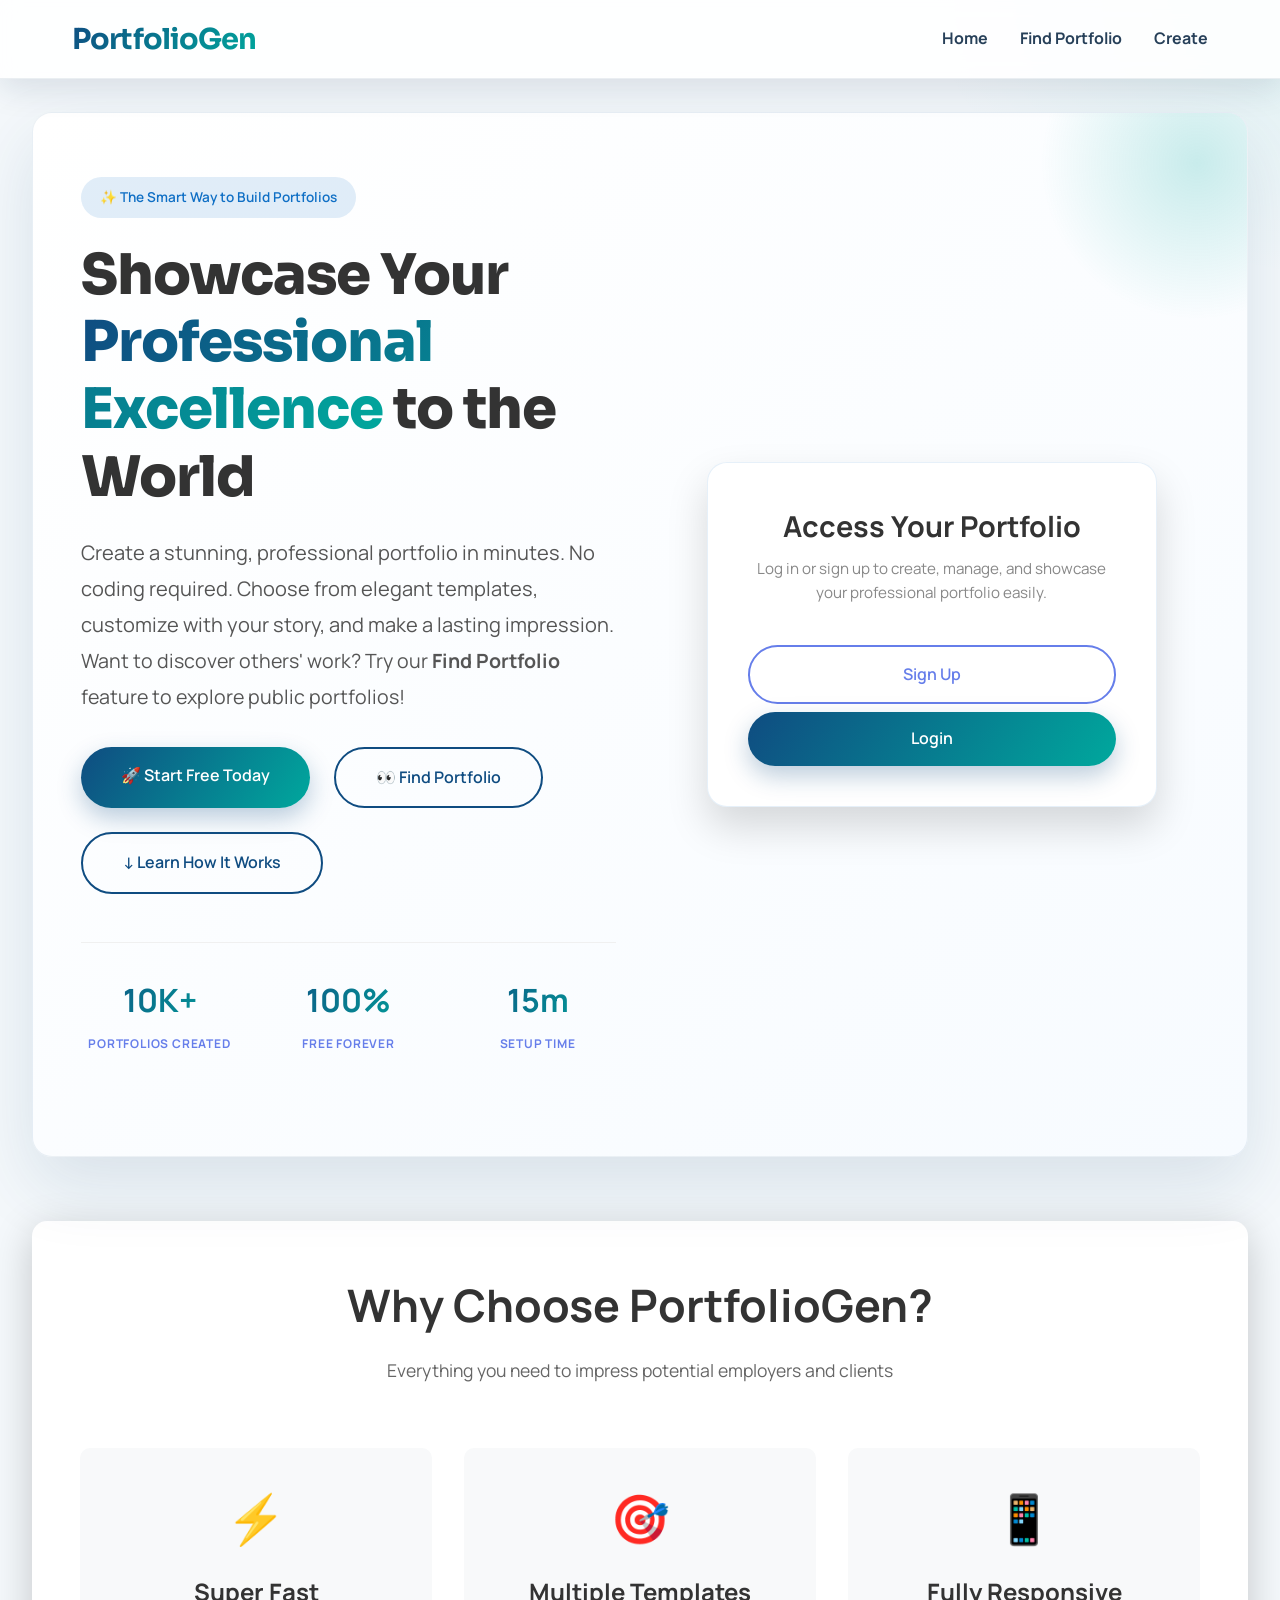
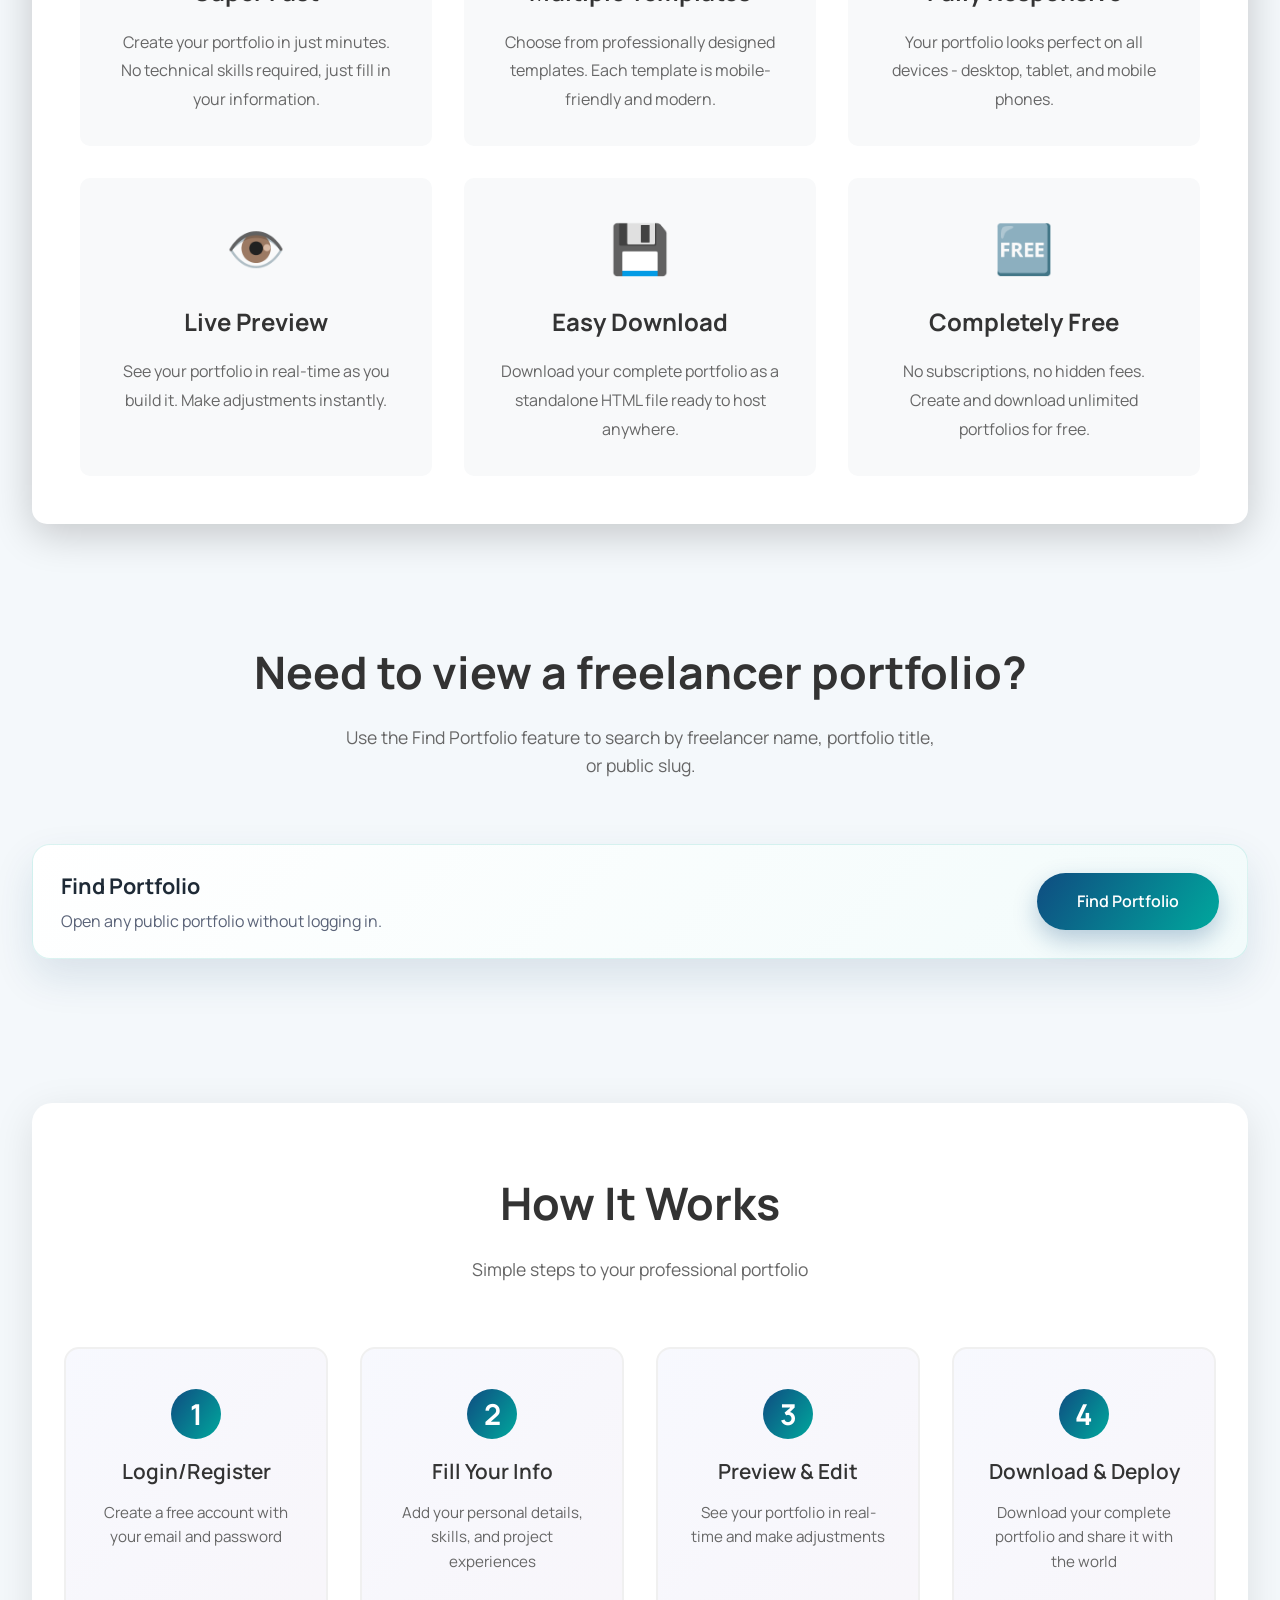
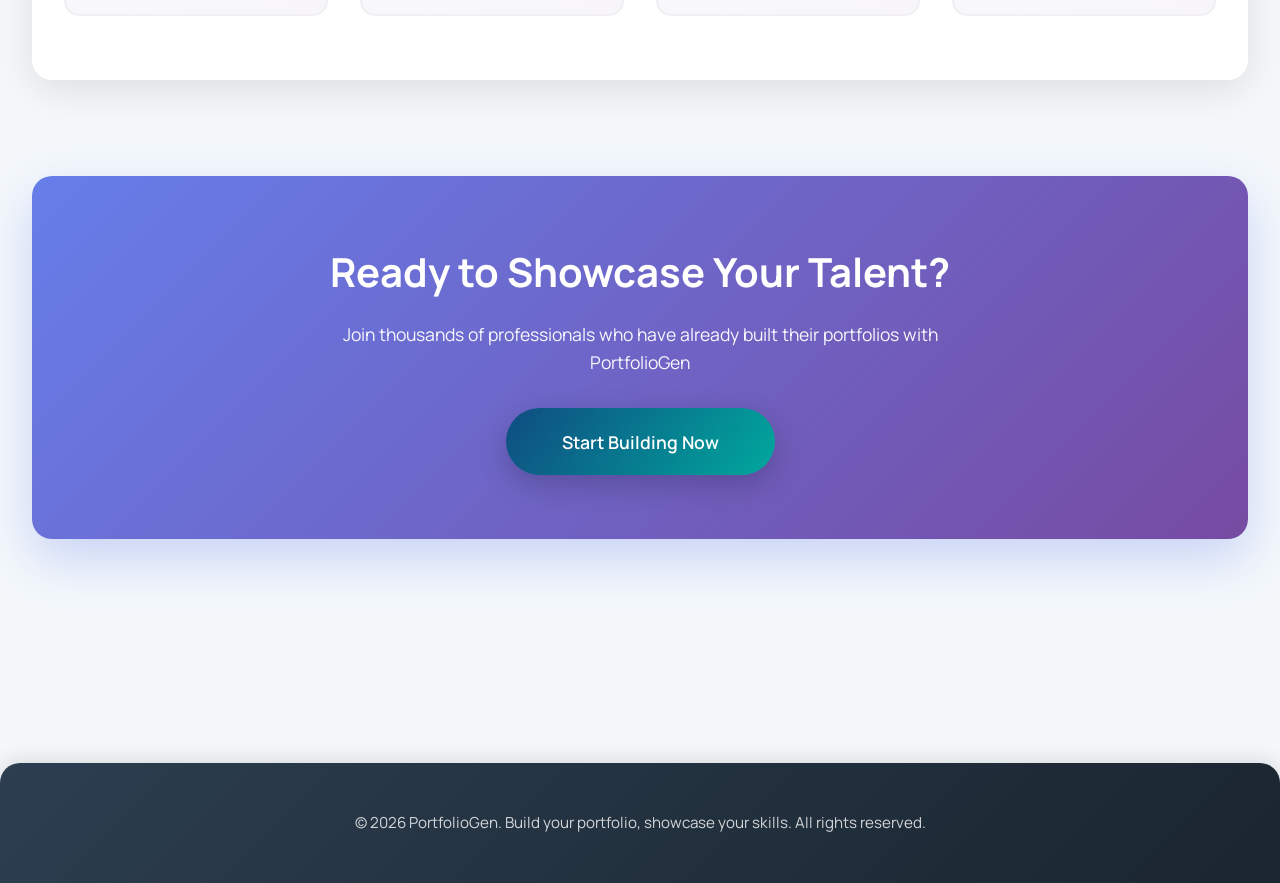
<file: index.html>
<!DOCTYPE html>
<html lang="en">
<head>
    <meta charset="UTF-8">
    <meta name="viewport" content="width=device-width, initial-scale=1.0">
    <title>Portfolio Generator - Create Your Professional Portfolio</title>
    <link rel="stylesheet" href="css/style.css">
</head>
<body>
    <!-- HEADER / NAVIGATION -->
    <header>
        <nav>
            <div class="logo">PortfolioGen</div>
            <ul>
                <li><a href="index.html">Home</a></li>
                <li><a href="guest.php">Find Portfolio</a></li>
                <li><a href="create.php">Create</a></li>
            </ul>
        </nav>
    </header>

    <!-- MAIN CONTENT WRAPPER -->
    <div class="content-wrapper">

        <!-- HERO SECTION WITH LOGIN FORM -->
        <section class="hero">
            <div class="hero-content">
                <div class="hero-badge">✨ The Smart Way to Build Portfolios</div>
                <h1>Showcase Your <span>Professional Excellence</span> to the World</h1>
                <p class="hero-subtitle">
                    Create a stunning, professional portfolio in minutes. No coding required. 
                    Choose from elegant templates, customize with your story, and make a lasting impression.
                    <br>
                    <span style="font-size:0.98em;color:#555;">Want to discover others' work? Try our <strong>Find Portfolio</strong> feature to explore public portfolios!</span>
                </p>
                <div class="cta-buttons">
                    <a href="create.php" class="btn btn-primary">🚀 Start Free Today</a>
                    <a href="guest.php" class="btn btn-outline">👀 Find Portfolio</a>
                    <a href="#how-it-works" class="btn btn-outline">↓ Learn How It Works</a>
                </div>
                <div class="hero-stats">
                    <div class="stat-item">
                        <span class="stat-number">10K+</span>
                        <span class="stat-label">Portfolios Created</span>
                    </div>
                    <div class="stat-item">
                        <span class="stat-number">100%</span>
                        <span class="stat-label">Free Forever</span>
                    </div>
                    <div class="stat-item">
                        <span class="stat-number">15m</span>
                        <span class="stat-label">Setup Time</span>
                    </div>
                </div>
            </div>

            <div class="hero-image">
                <div class="auth-card">
                    <div class="auth-box">
                        <h2>Access Your Portfolio</h2>
                        <p>Log in or sign up to create, manage, and showcase your professional portfolio easily.</p>
                        <div class="auth-btn-row">
                            <a href="signup.html" class="btn btn-secondary auth-btn" style="margin-right: 10px;">Sign Up</a>
                            <a href="login.html" class="btn btn-primary auth-btn">Login</a>
                        </div>
                    </div>
                </div>
            </div>
        </section>

        <!-- WHY CHOOSE US SECTION -->
        <section class="features">
            <div class="section-header">
                <h2>Why Choose PortfolioGen?</h2>
                <p>Everything you need to impress potential employers and clients</p>
            </div>
            <div class="features-grid">
                <div class="feature-card">
                    <div class="feature-icon">⚡</div>
                    <h3>Super Fast</h3>
                    <p>Create your portfolio in just minutes. No technical skills required, just fill in your information.</p>
                </div>
                <div class="feature-card">
                    <div class="feature-icon">🎯</div>
                    <h3>Multiple Templates</h3>
                    <p>Choose from professionally designed templates. Each template is mobile-friendly and modern.</p>
                </div>
                <div class="feature-card">
                    <div class="feature-icon">📱</div>
                    <h3>Fully Responsive</h3>
                    <p>Your portfolio looks perfect on all devices - desktop, tablet, and mobile phones.</p>
                </div>
                <div class="feature-card">
                    <div class="feature-icon">👁️</div>
                    <h3>Live Preview</h3>
                    <p>See your portfolio in real-time as you build it. Make adjustments instantly.</p>
                </div>
                <div class="feature-card">
                    <div class="feature-icon">💾</div>
                    <h3>Easy Download</h3>
                    <p>Download your complete portfolio as a standalone HTML file ready to host anywhere.</p>
                </div>
                <div class="feature-card">
                    <div class="feature-icon">🆓</div>
                    <h3>Completely Free</h3>
                    <p>No subscriptions, no hidden fees. Create and download unlimited portfolios for free.</p>
                </div>
            </div>
        </section>

        <!-- GUEST ACCESS SECTION -->
        <section class="guest-cta">
            <div class="section-header">
                <h2>Need to view a freelancer portfolio?</h2>
                <p>Use the Find Portfolio feature to search by freelancer name, portfolio title, or public slug.</p>
            </div>
            <div class="guest-cta-card">
                    <div>
                        <h3>Find Portfolio</h3>
                        <p>Open any public portfolio without logging in.</p>
                    </div>
                    <a href="guest.php" class="btn btn-primary">Find Portfolio</a>
            </div>
        </section>

        <!-- HOW IT WORKS SECTION -->
        <section class="how-it-works" id="how-it-works">
            <div class="section-header">
                <h2>How It Works</h2>
                <p>Simple steps to your professional portfolio</p>
            </div>
            <div class="steps-grid">
                <div class="step-card">
                    <div class="step-number">1</div>
                    <h3>Login/Register</h3>
                    <p>Create a free account with your email and password</p>
                </div>
                <div class="step-card">
                    <div class="step-number">2</div>
                    <h3>Fill Your Info</h3>
                    <p>Add your personal details, skills, and project experiences</p>
                </div>
                <div class="step-card">
                    <div class="step-number">3</div>
                    <h3>Preview & Edit</h3>
                    <p>See your portfolio in real-time and make adjustments</p>
                </div>
                <div class="step-card">
                    <div class="step-number">4</div>
                    <h3>Download & Deploy</h3>
                    <p>Download your complete portfolio and share it with the world</p>
                </div>
            </div>
        </section>

        <!-- CTA FINAL SECTION -->
        <section class="cta-final">
            <div class="cta-content">
                <h2>Ready to Showcase Your Talent?</h2>
                <p>Join thousands of professionals who have already built their portfolios with PortfolioGen</p>
                <a href="create.php" class="btn btn-primary btn-large">Start Building Now</a>
            </div>
        </section>

    </div>

    <!-- FOOTER -->
    <footer>
        <p>&copy; 2026 PortfolioGen. Build your portfolio, showcase your skills. All rights reserved.</p>
    </footer>

</body>
</html>
</file>
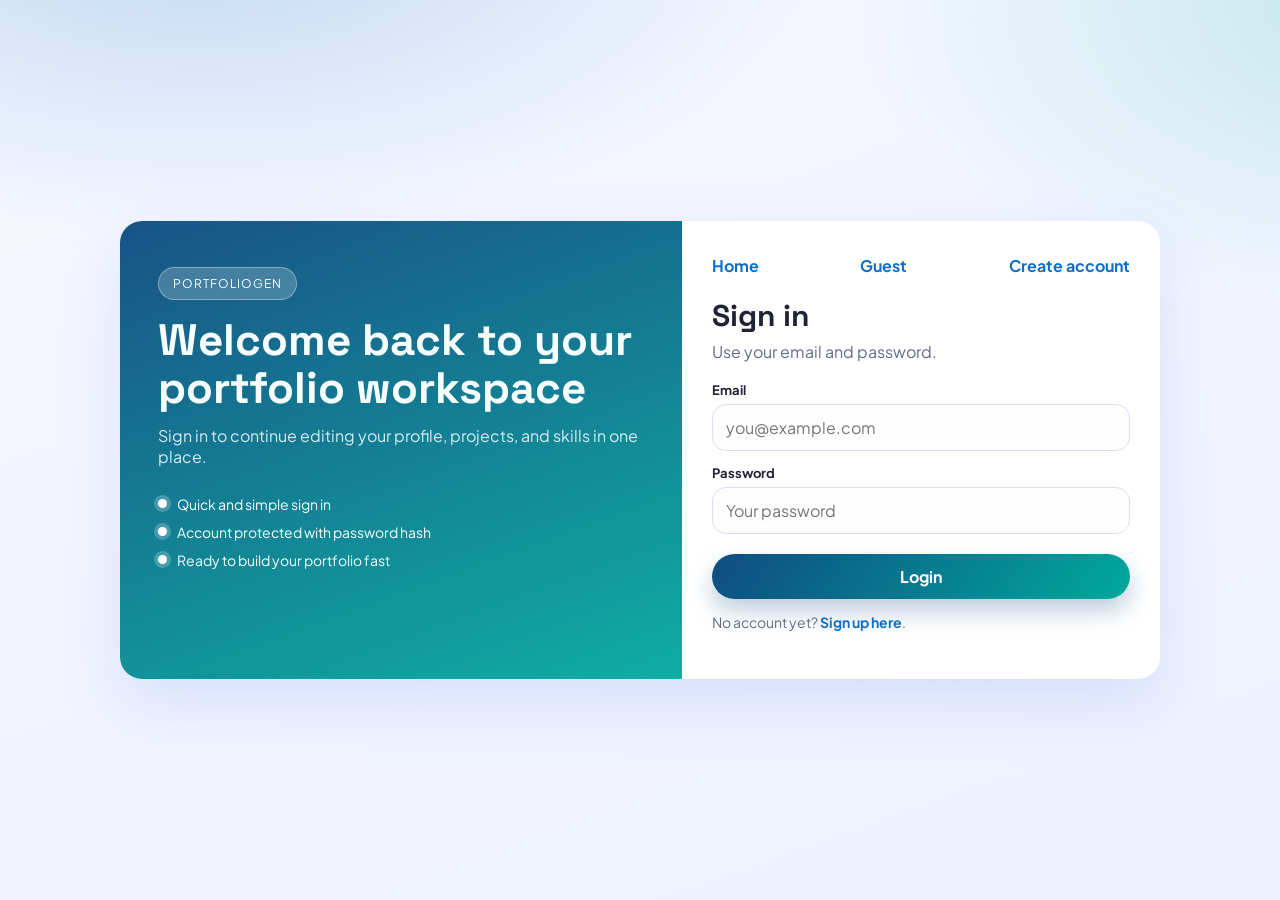
<file: create.html>
<!DOCTYPE html>
<html lang="en">
<head>
  <meta charset="UTF-8" />
  <meta name="viewport" content="width=device-width, initial-scale=1.0" />
  <title>Create Portfolio – PortfolioGen</title>
  <link rel="stylesheet" href="css/style.css" />
  <script>
    (function () {
      fetch('session-check.php', { credentials: 'same-origin' })
        .then(function (r) { return r.json(); })
        .then(function (d) {
          if (!d || !d.loggedIn) {
            window.location.replace('login.html');
          }
        })
        .catch(function () {
          window.location.replace('login.html');
        });
    })();
  </script>
</head>
<body class="page-create">

  <header>
    <nav>
      <div class="logo">PortfolioGen</div>
      <ul>
        <li><a href="index.html">Home</a></li>
        <li><a href="create.html" style="color:#667eea; font-weight:700;">Create</a></li>
      </ul>
    </nav>
  </header>

  <div class="container">

    <!-- Step progress bar -->
    <div class="steps-bar">
      <div class="step active" data-step="1">
        <div class="step-circle">1</div>
        <div class="step-label">Personal Info</div>
      </div>
      <div class="step-line" id="line1"></div>
      <div class="step" data-step="2">
        <div class="step-circle">2</div>
        <div class="step-label">Bio</div>
      </div>
      <div class="step-line" id="line2"></div>
      <div class="step" data-step="3">
        <div class="step-circle">3</div>
        <div class="step-label">Skills</div>
      </div>
      <div class="step-line" id="line3"></div>
      <div class="step" data-step="4">
        <div class="step-circle">4</div>
        <div class="step-label">Projects</div>
      </div>
      <div class="step-line" id="line4"></div>
      <div class="step" data-step="5">
        <div class="step-circle">5</div>
        <div class="step-label">Contact</div>
      </div>
    </div>

    <div class="form-card">

      <!-- STEP 1 — Personal Info -->
      <div class="form-step active" id="step1">
        <h2>&#128100; Personal Information</h2>
        <p class="step-desc">Tell us the basics — this appears at the top of your portfolio.</p>

        <div class="two-col">
          <div class="field-group">
            <label for="firstName">First Name <span class="req">*</span></label>
            <input type="text" id="firstName" placeholder="e.g. Ahmed" maxlength="50" />
            <div class="field-error" id="err-firstName">Please enter your first name.</div>
          </div>
          <div class="field-group">
            <label for="lastName">Last Name <span class="req">*</span></label>
            <input type="text" id="lastName" placeholder="e.g. Ben Salah" maxlength="50" />
            <div class="field-error" id="err-lastName">Please enter your last name.</div>
          </div>
        </div>

        <div class="field-group">
          <label for="jobTitle">Job Title / Headline <span class="req">*</span></label>
          <input type="text" id="jobTitle" placeholder="e.g. Full-Stack Developer | CS Student" maxlength="100" />
          <div class="field-error" id="err-jobTitle">Please enter your job title.</div>
        </div>

        <div class="field-group">
          <label for="profilePhoto">Profile Photo URL</label>
          <input type="url" id="profilePhoto" placeholder="https://example.com/photo.jpg" />
          <div class="field-hint">Optional. Leave blank to use a default avatar.</div>
          <div class="field-error" id="err-profilePhoto">Please enter a valid URL (https://).</div>
        </div>

        <div class="two-col">
          <div class="field-group">
            <label for="location">Location</label>
            <input type="text" id="location" placeholder="e.g. Tunis, Tunisia" maxlength="80" />
          </div>
          <div class="field-group">
            <label for="website">Personal Website</label>
            <input type="url" id="website" placeholder="https://yourwebsite.com" />
            <div class="field-error" id="err-website">Please enter a valid URL.</div>
          </div>
        </div>

        <div class="form-nav">
          <span></span>
          <button class="btn-next" onclick="nextStep(1)">Next: Bio &rarr;</button>
        </div>
      </div>

      <!-- STEP 2 — Bio -->
      <div class="form-step" id="step2">
        <h2>&#128221; About You</h2>
        <p class="step-desc">Write a short bio that introduces you and your background.</p>

        <div class="field-group">
          <label for="bioShort">Short Bio (Hero Tagline) <span class="req">*</span></label>
          <input type="text" id="bioShort" placeholder="e.g. Passionate developer building smart solutions." />
          <div class="char-counter" id="counter-bioShort">0 / 120</div>
          <div class="field-error" id="err-bioShort">Must be at least 10 characters.</div>
        </div>

        <div class="field-group">
          <label for="bioLong">Full Bio <span class="req">*</span></label>
          <textarea id="bioLong" rows="6" placeholder="Write about your background, experience and interests..."></textarea>
          <div class="char-counter" id="counter-bioLong">0 / 1000</div>
          <div class="field-error" id="err-bioLong">Must be at least 30 characters.</div>
        </div>

        <div class="field-group">
          <label for="yearsExp">Years of Experience</label>
          <select id="yearsExp">
            <option value="">-- Select --</option>
            <option value="student">Student / No experience yet</option>
            <option value="0-1">Less than 1 year</option>
            <option value="1-3">1 – 3 years</option>
            <option value="3-5">3 – 5 years</option>
            <option value="5+">5+ years</option>
          </select>
        </div>

        <div class="form-nav">
          <button class="btn-back" onclick="prevStep(2)">&larr; Back</button>
          <button class="btn-next" onclick="nextStep(2)">Next: Skills &rarr;</button>
        </div>
      </div>

      <!-- STEP 3 — Skills -->
      <div class="form-step" id="step3">
        <h2>&#9889; Skills</h2>
        <p class="step-desc">Add your technical skills and proficiency level (0–100%).</p>

        <div class="skills-list" id="skillsList"></div>
        <button class="add-btn" onclick="addSkill()">&#xFF0B; Add Skill</button>
        <div class="field-error" id="err-skills" style="margin-top:0.8rem;"></div>

        <div class="form-nav">
          <button class="btn-back" onclick="prevStep(3)">&larr; Back</button>
          <button class="btn-next" onclick="nextStep(3)">Next: Projects &rarr;</button>
        </div>
      </div>

      <!-- STEP 4 — Projects -->
      <div class="form-step" id="step4">
        <h2>&#128640; Projects</h2>
        <p class="step-desc">Showcase the projects you're proud of. Add at least one.</p>

        <div id="projectsList"></div>
        <button class="add-btn" onclick="addProject()">&#xFF0B; Add Project</button>
        <div class="field-error" id="err-projects" style="margin-top:0.8rem;"></div>

        <div class="form-nav">
          <button class="btn-back" onclick="prevStep(4)">&larr; Back</button>
          <button class="btn-next" onclick="nextStep(4)">Next: Contact &rarr;</button>
        </div>
      </div>

      <!-- STEP 5 — Contact -->
      <div class="form-step" id="step5">
        <h2>&#128236; Contact Information</h2>
        <p class="step-desc">How can people reach you?</p>

        <div class="two-col">
          <div class="field-group">
            <label for="email">Email Address <span class="req">*</span></label>
            <input type="email" id="email" placeholder="you@example.com" />
            <div class="field-error" id="err-email">Please enter a valid email address.</div>
          </div>
          <div class="field-group">
            <label for="phone">Phone Number</label>
            <input type="tel" id="phone" placeholder="+216 XX XXX XXX" maxlength="20" />
          </div>
        </div>

        <div class="two-col">
          <div class="field-group">
            <label for="github">GitHub</label>
            <input type="url" id="github" placeholder="https://github.com/username" />
            <div class="field-error" id="err-github">Please enter a valid URL.</div>
          </div>
          <div class="field-group">
            <label for="linkedin">LinkedIn</label>
            <input type="url" id="linkedin" placeholder="https://linkedin.com/in/username" />
            <div class="field-error" id="err-linkedin">Please enter a valid URL.</div>
          </div>
        </div>

        <div class="two-col">
          <div class="field-group">
            <label for="twitter">Twitter / X</label>
            <input type="url" id="twitter" placeholder="https://twitter.com/username" />
            <div class="field-error" id="err-twitter">Please enter a valid URL.</div>
          </div>
          <div class="field-group">
            <label for="instagram">Instagram</label>
            <input type="url" id="instagram" placeholder="https://instagram.com/username" />
            <div class="field-error" id="err-instagram">Please enter a valid URL.</div>
          </div>
        </div>

        <div class="form-nav">
          <button class="btn-back" onclick="prevStep(5)">&larr; Back</button>
          <button class="btn-submit" onclick="submitForm()">&#9989; Generate My Portfolio</button>
        </div>
      </div>

    </div><!-- /form-card -->
  </div><!-- /container -->

  <script src="js/main.js"></script>
</body>
</html>
</file>
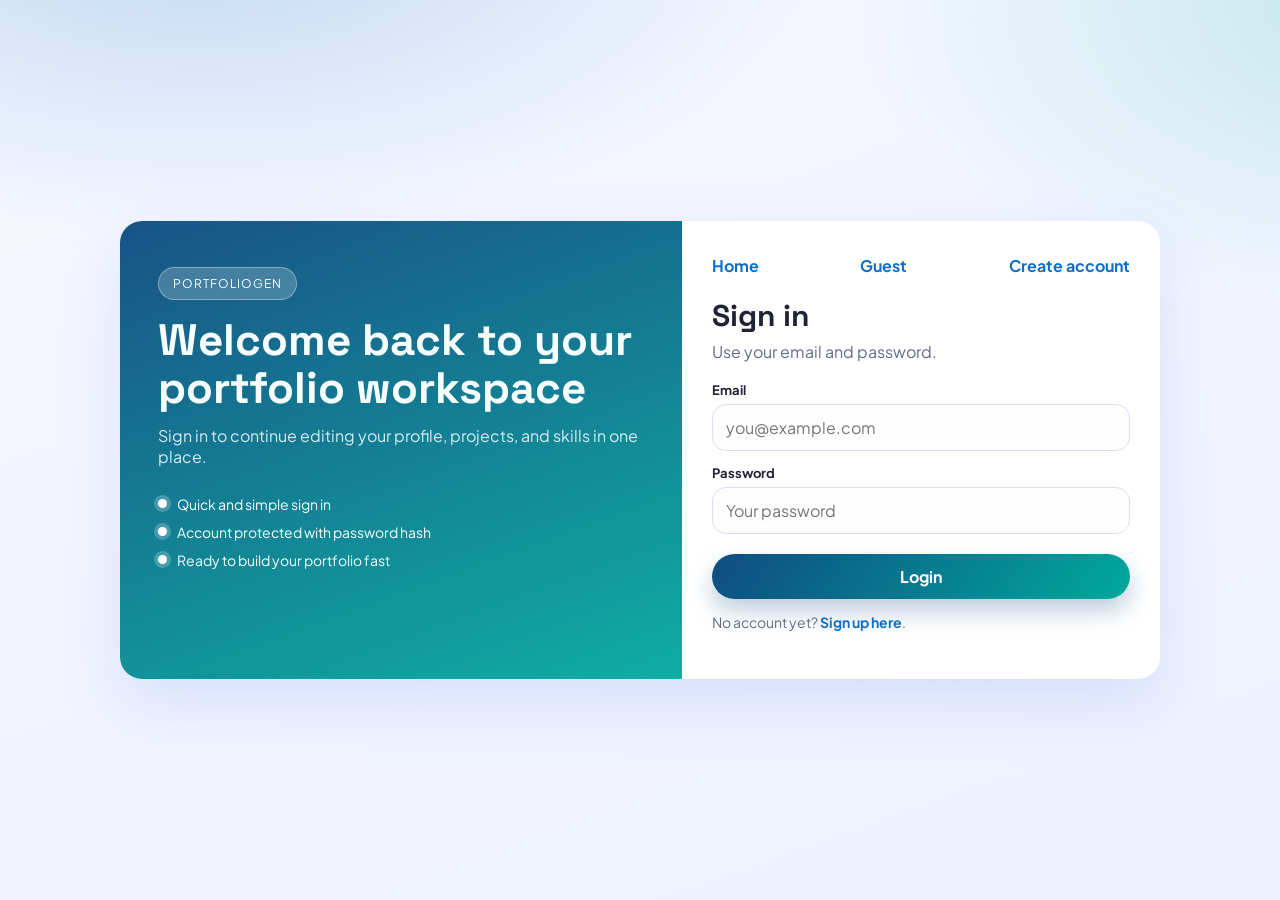
<file: login.html>
<!DOCTYPE html>
<html lang="en">
<head>
  <meta charset="UTF-8">
  <meta name="viewport" content="width=device-width, initial-scale=1.0">
  <title>Login | PortfolioGen</title>
  <link rel="preconnect" href="https://fonts.googleapis.com">
  <link rel="preconnect" href="https://fonts.gstatic.com" crossorigin>
  <link href="https://fonts.googleapis.com/css2?family=Plus+Jakarta+Sans:wght@400;600;700;800&family=Space+Grotesk:wght@600;700&display=swap" rel="stylesheet">
  <link rel="stylesheet" href="css/auth.css">
</head>
<body class="auth-body">
  <main class="auth-shell">
    <section class="auth-visual">
      <span class="auth-badge">PortfolioGen</span>
      <h1>Welcome back to your portfolio workspace</h1>
      <p>Sign in to continue editing your profile, projects, and skills in one place.</p>
      <ul class="auth-list">
        <li>Quick and simple sign in</li>
        <li>Account protected with password hash</li>
        <li>Ready to build your portfolio fast</li>
      </ul>
    </section>

    <section class="auth-panel">
      <div class="top-links">
        <a href="index.html">Home</a>
        <a href="guest.php">Guest</a>
        <a href="signup.html">Create account</a>
      </div>
      <h2 class="auth-title">Sign in</h2>
      <p class="auth-sub">Use your email and password.</p>

      <div id="authAlert" class="auth-alert" style="display:none;"></div>

      <form class="auth-form" action="login.php" method="POST">
        <input type="hidden" name="action" value="login">

        <div class="input-group">
          <label for="email">Email</label>
          <input id="email" type="email" name="email" required placeholder="you@example.com">
        </div>

        <div class="input-group">
          <label for="password">Password</label>
          <input id="password" type="password" name="password" required placeholder="Your password">
        </div>

        <button class="auth-submit" type="submit">Login</button>
      </form>

      <p class="auth-footer">No account yet? <a href="signup.html">Sign up here</a>.</p>
    </section>
  </main>

  <script>
    (function () {
      var params = new URLSearchParams(window.location.search);
      var registered = params.get('registered');
      if (registered === '1') {
        var successBox = document.getElementById('authAlert');
        successBox.textContent = 'Account created successfully. You can now log in.';
        successBox.style.display = 'block';
        successBox.style.background = '#e8f7eb';
        successBox.style.borderColor = '#8bcf99';
        successBox.style.color = '#1f6b2f';
        return;
      }

      var code = params.get('error');
      if (!code) return;

      var map = {
        missing_fields: 'Please fill in all fields.',
        invalid_email: 'Please enter a valid email address.',
        invalid_credentials: 'Incorrect email or password.',
        invalid_action: 'Invalid request. Please try again.',
        server_error: 'Unexpected error. Please try again.'
      };

      var alertBox = document.getElementById('authAlert');
      alertBox.textContent = map[code] || 'An error occurred.';
      alertBox.style.display = 'block';
    })();
  </script>
</body>
</html>
</file>
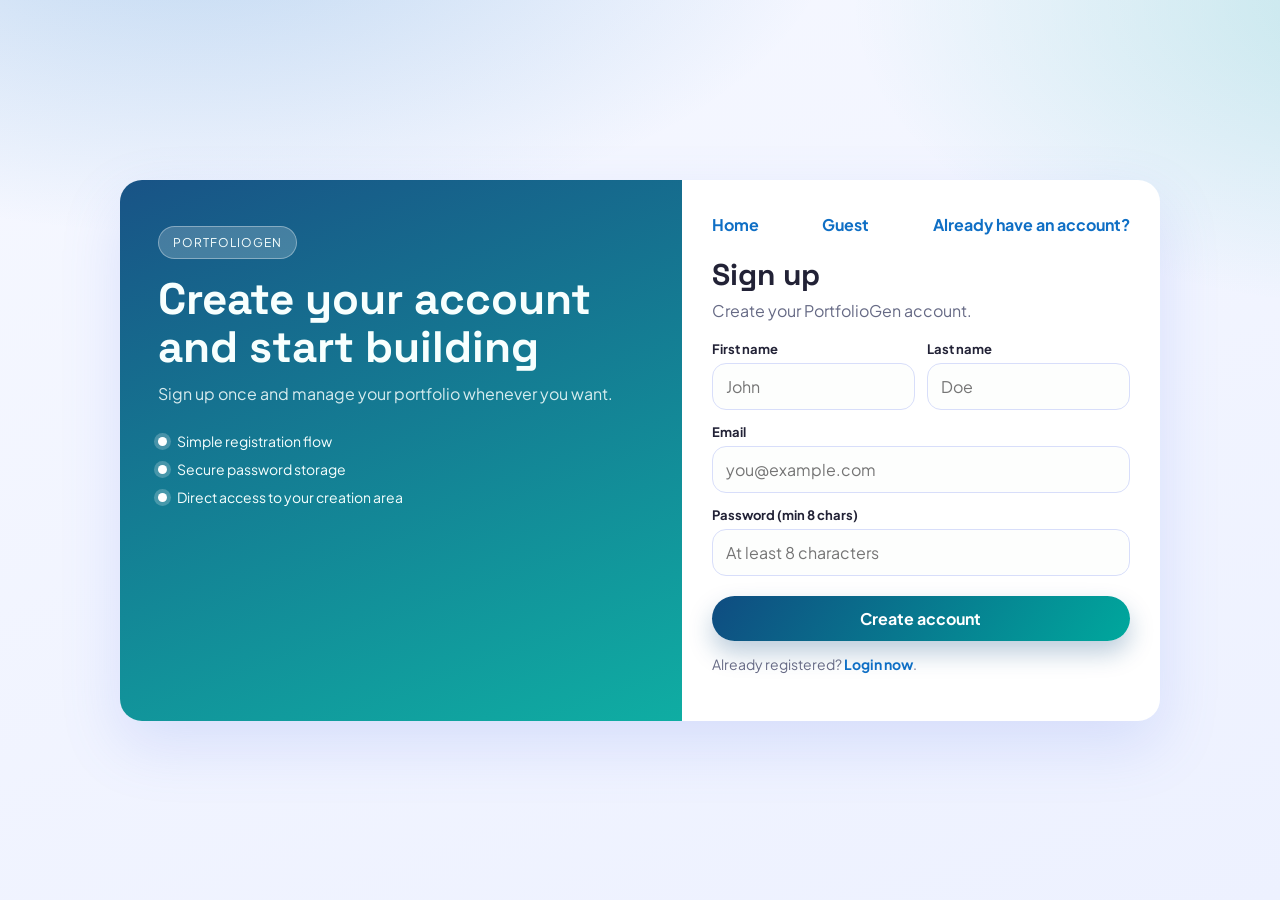
<file: signup.html>
<!DOCTYPE html>
<html lang="en">
<head>
  <meta charset="UTF-8">
  <meta name="viewport" content="width=device-width, initial-scale=1.0">
  <title>Sign Up | PortfolioGen</title>
  <link rel="preconnect" href="https://fonts.googleapis.com">
  <link rel="preconnect" href="https://fonts.gstatic.com" crossorigin>
  <link href="https://fonts.googleapis.com/css2?family=Plus+Jakarta+Sans:wght@400;600;700;800&family=Space+Grotesk:wght@600;700&display=swap" rel="stylesheet">
  <link rel="stylesheet" href="css/auth.css">
</head>
<body class="auth-body">
  <main class="auth-shell">
    <section class="auth-visual">
      <span class="auth-badge">PortfolioGen</span>
      <h1>Create your account and start building</h1>
      <p>Sign up once and manage your portfolio whenever you want.</p>
      <ul class="auth-list">
        <li>Simple registration flow</li>
        <li>Secure password storage</li>
        <li>Direct access to your creation area</li>
      </ul>
    </section>

    <section class="auth-panel">
      <div class="top-links">
        <a href="index.html">Home</a>
        <a href="guest.php">Guest</a>
        <a href="login.html">Already have an account?</a>
      </div>
      <h2 class="auth-title">Sign up</h2>
      <p class="auth-sub">Create your PortfolioGen account.</p>

      <div id="authAlert" class="auth-alert" style="display:none;"></div>

      <form class="auth-form" action="login.php" method="POST">
        <input type="hidden" name="action" value="register">

        <div class="input-row">
          <div class="input-group">
            <label for="first_name">First name</label>
            <input id="first_name" type="text" name="first_name" required placeholder="John">
          </div>
          <div class="input-group">
            <label for="last_name">Last name</label>
            <input id="last_name" type="text" name="last_name" required placeholder="Doe">
          </div>
        </div>

        <div class="input-group">
          <label for="email">Email</label>
          <input id="email" type="email" name="email" required placeholder="you@example.com">
        </div>

        <div class="input-group">
          <label for="password">Password (min 8 chars)</label>
          <input id="password" type="password" name="password" minlength="8" required placeholder="At least 8 characters">
        </div>

        <button class="auth-submit" type="submit">Create account</button>
      </form>

      <p class="auth-footer">Already registered? <a href="login.html">Login now</a>.</p>
    </section>
  </main>

  <script>
    (function () {
      var params = new URLSearchParams(window.location.search);
      var code = params.get('error');
      if (!code) return;

      var map = {
        missing_fields: 'Please fill in all fields.',
        invalid_email: 'Please enter a valid email address.',
        password_too_short: 'Password must have at least 8 characters.',
        email_exists: 'This email is already used.',
        invalid_action: 'Invalid request. Please try again.',
        server_error: 'Unexpected error. Please try again.'
      };

      var alertBox = document.getElementById('authAlert');
      alertBox.textContent = map[code] || 'An error occurred.';
      alertBox.style.display = 'block';
    })();
  </script>
</body>
</html>
</file>
<file: css/style.css>
@import url('https://fonts.googleapis.com/css2?family=Manrope:wght@400;500;600;700;800&family=Sora:wght@500;600;700;800&display=swap');

* {
    margin: 0;
    padding: 0;
    box-sizing: border-box;
}

body {
    font-family: 'Manrope', 'Segoe UI', Tahoma, Geneva, Verdana, sans-serif;
    line-height: 1.6;
    color: #1e2a36;
    background:
        radial-gradient(900px 500px at -10% -10%, rgba(15, 111, 197, 0.12), transparent 65%),
        radial-gradient(780px 460px at 110% 0%, rgba(0, 168, 157, 0.1), transparent 62%),
        #f4f8fb;
    min-height: 100vh;
    display: flex;
    flex-direction: column;
}

html,
body {
    overflow-x: hidden;
}

header {
    position: fixed;
    top: 0;
    width: 100%;
    background: rgba(255, 255, 255, 0.88);
    backdrop-filter: blur(10px);
    box-shadow: 0 10px 32px rgba(15, 41, 71, 0.12);
    border-bottom: 1px solid rgba(12, 56, 96, 0.08);
    z-index: 1000;
}

nav {
    display: flex;
    justify-content: space-between;
    align-items: center;
    max-width: 1200px;
    margin: 0 auto;
    padding: 1rem 2rem;
}

.logo {
    font-size: 1.8rem;
    font-weight: bold;
    font-family: 'Sora', 'Segoe UI', sans-serif;
    letter-spacing: -0.03em;
    background: linear-gradient(130deg, #0f4c81 0%, #00a89d 100%);
    -webkit-background-clip: text;
    -webkit-text-fill-color: transparent;
    background-clip: text;
}

nav ul {
    display: flex;
    list-style: none;
    gap: 2rem;
}

nav a {
    text-decoration: none;
    color: #274059;
    font-weight: 700;
    transition: color 0.25s ease;
}

nav a:hover {
    color: #0f6fc5;
}

.container {
    max-width: 1200px;
    width: 100%;
    padding: 2rem;
    margin-top: 80px;
}

.content-wrapper {
    max-width: 1400px;
    width: 100%;
    padding: 2rem;
    margin: 80px auto 0;
}


.hero {
    display: grid;
    grid-template-columns: 1fr 1fr;
    gap: 3rem;
    align-items: center;
    background: linear-gradient(140deg, #ffffff 0%, #f7fbff 100%);
    border-radius: 20px;
    padding: 4rem 3rem;
    border: 1px solid rgba(15, 76, 129, 0.08);
    box-shadow: 0 28px 70px rgba(15, 62, 104, 0.12);
    margin-bottom: 3rem;
    overflow: hidden;
    position: relative;
}

.hero::after {
    content: '';
    position: absolute;
    width: 340px;
    height: 340px;
    border-radius: 50%;
    right: -120px;
    top: -120px;
    background: radial-gradient(circle, rgba(0, 168, 157, 0.2) 0%, rgba(0, 168, 157, 0) 65%);
    pointer-events: none;
}

.hero-content h1 {
    font-family: 'Sora', 'Segoe UI', sans-serif;
    font-size: 3.5rem;
    line-height: 1.2;
    margin-bottom: 1.5rem;
    color: #333;
    font-weight: 800;
    letter-spacing: -1px;
}

.hero-content h1 span {
    background: linear-gradient(125deg, #0f4c81 0%, #00a89d 100%);
    -webkit-background-clip: text;
    -webkit-text-fill-color: transparent;
    background-clip: text;
}

.hero-content p {
    font-size: 1.1rem;
    color: #666;
    margin-bottom: 2rem;
    line-height: 1.8;
}

/* ==========================================================
   HERO SECTION - PROFESSIONAL DESIGN
   ========================================================== */
.content-wrapper {
    max-width: 1400px;
    width: 100%;
    padding: 2rem;
    margin-top: 80px;
}

.hero-badge {
    display: inline-block;
    padding: 0.6rem 1.2rem;
    background: rgba(15, 111, 197, 0.12);
    color: #0f6fc5;
    border-radius: 30px;
    font-size: 0.85rem;
    font-weight: 600;
    margin-bottom: 1.5rem;
}

.hero-subtitle {
    font-size: 1.25rem !important;
    color: #555 !important;
}

.hero-stats {
    display: grid;
    grid-template-columns: repeat(auto-fit, minmax(150px, 1fr));
    gap: 2rem;
    margin-top: 3rem;
    padding: 2rem 0;
    border-top: 1px solid #f0f0f0;
}

.stat-item {
    text-align: center;
}

.stat-number {
    display: block;
    font-size: 2rem;
    font-weight: 700;
    background: linear-gradient(125deg, #0f4c81 0%, #00a89d 100%);
    -webkit-background-clip: text;
    -webkit-text-fill-color: transparent;
    background-clip: text;
    margin-bottom: 0.5rem;
}

.stat-label {
    display: block;
    font-size: 0.9rem;
    color: #888;
}

/* ===========-=-=-=-====================================== */

/* ==========================================================
   CTA BUTTONS & STYLES
   ========================================================== */
.auth-card {
    width: 100%;
    max-width: 450px;
    background: white;
    padding: 2.5rem;
    border-radius: 20px;
    box-shadow: 0 20px 40px rgba(0, 0, 0, 0.15);
    border: 1px solid rgba(15, 111, 197, 0.1);
}

.auth-box h2 {
    font-size: 1.8rem;
    color: #333;
    margin-bottom: 0.5rem;
    text-align: center;
}

.auth-box p {
    color: #888;
    text-align: center;
    margin-bottom: 2rem;
    font-size: 0.95rem;
}

.auth-form {
    display: flex;
    flex-direction: column;
    gap: 1.2rem;
}

.input-row {
    display: grid;
    grid-template-columns: 1fr 1fr;
    gap: 1rem;
}

.input-group {
    display: flex;
    flex-direction: column;
    gap: 0.5rem;
}

.input-group label {
    font-weight: 600;
    color: #555;
    font-size: 0.85rem;
}

.input-group input {
    padding: 0.75rem 1rem;
    border: 1.5px solid #eee;
    border-radius: 10px;
    font-size: 0.95rem;
    transition: all 0.3s ease;
    outline: none;
    background: #fcfcfc;
}

.input-group input:focus {
    border-color: #667eea;
    background: #fff;
    box-shadow: 0 0 0 4px rgba(102, 126, 234, 0.1);
}

.auth-btn {
    margin-top: 0.5rem;
    width: 100%;
    padding: 0.9rem !important;
}
/* ========================================================== */

/* ==========================================================
   FEATURES PAGE & CATEGORIES
   ========================================================== */
.features-page {
    background: white;
    border-radius: 20px;
    padding: 4rem 2rem;
    box-shadow: 0 10px 40px rgba(0, 0, 0, 0.15);
}

.features-header {
    text-align: center;
    margin-bottom: 4rem;
}

.features-header h1 {
    font-size: 3rem;
    margin-bottom: 1rem;
    color: #333;
}

.features-header p {
    font-size: 1.2rem;
    color: #666;
    max-width: 600px;
    margin: 0 auto;
}

.categories-grid {
    display: grid;
    grid-template-columns: repeat(auto-fit, minmax(320px, 1fr));
    gap: 2.5rem;
    margin-bottom: 4rem;
}

.category-card {
    background: #fff;
    border-radius: 15px;
    overflow: hidden;
    border: 1px solid #f0f0f0;
    transition: all 0.3s ease;
    box-shadow: 0 5px 15px rgba(0,0,0,0.05);
}

.category-card:hover {
    transform: translateY(-10px);
    box-shadow: 0 15px 35px rgba(102, 126, 234, 0.2);
}

.category-image {
    height: 200px;
    overflow: hidden;
}

.category-image img {
    width: 100%;
    height: 100%;
    object-fit: cover;
    transition: transform 0.5s ease;
}

.category-card:hover .category-image img {
    transform: scale(1.1);
}

.category-info {
    padding: 2rem;
}

.category-tag {
    display: inline-block;
    padding: 0.3rem 0.8rem;
    background: rgba(102, 126, 234, 0.1);
    color: #667eea;
    border-radius: 20px;
    font-size: 0.75rem;
    font-weight: 700;
    text-transform: uppercase;
    margin-bottom: 1rem;
}

.category-info h3 {
    font-size: 1.5rem;
    margin-bottom: 1rem;
    color: #333;
}

.category-info p {
    color: #666;
    font-size: 0.95rem;
    line-height: 1.6;
}

.cta-section {
    text-align: center;
    padding: 2rem;
    border-top: 1px solid #eee;
}

.guest-cta {
    margin-top: 4rem;
    padding: 3rem 0;
}

.guest-cta-card {
    display: flex;
    justify-content: space-between;
    gap: 1.5rem;
    align-items: center;
    padding: 1.5rem 1.75rem;
    border-radius: 18px;
    background: linear-gradient(135deg, #ffffff 0%, #f2fbfb 100%);
    border: 1px solid rgba(0, 168, 157, 0.14);
    box-shadow: 0 18px 42px rgba(15, 62, 104, 0.12);
}

.guest-cta-card h3 {
    margin-bottom: 0.35rem;
    font-size: 1.35rem;
    color: #1e2a36;
}

.guest-cta-card p {
    color: #5a6378;
}
/* ========================================================== */

.cta-buttons {
    display: flex;
    gap: 1.5rem;
    flex-wrap: wrap;
}

.btn {
    padding: 1rem 2.5rem;
    font-size: 1rem;
    border: none;
    border-radius: 50px;
    cursor: pointer;
    text-decoration: none;
    display: inline-block;
    font-weight: 600;
    transition: all 0.3s ease;
    text-align: center;
}

.btn-primary {
    background: linear-gradient(125deg, #0f4c81 0%, #00a89d 100%);
    color: white;
    box-shadow: 0 10px 24px rgba(15, 76, 129, 0.28);
}

.btn-primary:hover {
    transform: translateY(-2px);
    box-shadow: 0 14px 30px rgba(15, 76, 129, 0.34);
}

.btn-secondary {
    background: transparent;
    color: #667eea;
    border: 2px solid #667eea;
}

.btn-secondary:hover {
    background: #667eea;
    color: white;
}

.btn-outline {
    background: transparent;
    color: #0f4c81;
    border: 2px solid #0f4c81;
}

.btn-outline:hover {
    background: #0f4c81;
    color: white;
    transform: translateY(-2px);
}

.hero-image {
    display: flex;
    justify-content: center;
    align-items: center;
}

.hero-image-box {
    width: 100%;
    max-width: 400px;
    height: 400px;
    background: linear-gradient(135deg, #667eea 0%, #764ba2 100%);
    border-radius: 15px;
    display: flex;
    align-items: center;
    justify-content: center;
    font-size: 4rem;
    color: white;
    box-shadow: 0 10px 30px rgba(102, 126, 234, 0.3);
}

.features {
    margin-top: 4rem;
    padding: 3rem;
    background: white;
    border-radius: 15px;
    box-shadow: 0 10px 40px rgba(0, 0, 0, 0.2);
}

.features h2 {
    text-align: center;
    font-size: 2.5rem;
    margin-bottom: 3rem;
    color: #333;
}

.features-grid {
    display: grid;
    grid-template-columns: repeat(auto-fit, minmax(280px, 1fr));
    gap: 2rem;
}

.feature-card {
    padding: 2rem;
    text-align: center;
    border-radius: 10px;
    background: #f8f9fa;
    transition: transform 0.28s ease, box-shadow 0.28s ease;
}

.feature-card:hover {
    transform: translateY(-5px);
    box-shadow: 0 16px 32px rgba(15, 76, 129, 0.16);
}

.feature-icon {
    font-size: 3rem;
    margin-bottom: 1rem;
}

.feature-card h3 {
    font-size: 1.5rem;
    margin-bottom: 1rem;
    color: #333;
}

.feature-card p {
    color: #666;
    line-height: 1.8;
}

/* ==========================================================
   SECTION HEADER - COMMON STYLE
   ========================================================== */
.section-header {
    text-align: center;
    margin-bottom: 4rem;
}

.section-header h2 {
    font-size: 2.8rem;
    margin-bottom: 1rem;
    color: #333;
    font-weight: 700;
}

.section-header p {
    font-size: 1.1rem;
    color: #666;
    max-width: 600px;
    margin: 0 auto;
}

/* ==========================================================
   AUTH SECTION - SIGNUP CALL TO ACTION
   ========================================================== */
.auth-section {
    margin: 4rem 0;
    background: linear-gradient(135deg, #667eea 0%, #764ba2 100%);
    border-radius: 20px;
    padding: 4rem 2rem;
    text-align: center;
    box-shadow: 0 15px 40px rgba(102, 126, 234, 0.3);
}

.auth-section-content h2 {
    font-size: 2.2rem;
    color: white;
    margin-bottom: 0.5rem;
}

.auth-section-content p {
    font-size: 1.1rem;
    color: rgba(255, 255, 255, 0.9);
}

/* ==========================================================
   HOW IT WORKS SECTION
   ========================================================== */
.how-it-works {
    margin: 6rem 0;
    padding: 4rem 2rem;
    background: white;
    border-radius: 20px;
    box-shadow: 0 10px 40px rgba(0, 0, 0, 0.1);
}

.steps-grid {
    display: grid;
    grid-template-columns: repeat(auto-fit, minmax(250px, 1fr));
    gap: 2rem;
    margin-top: 3rem;
}

.step-card {
    padding: 2.5rem 2rem;
    background: linear-gradient(135deg, rgba(102, 126, 234, 0.05) 0%, rgba(118, 75, 162, 0.05) 100%);
    border-radius: 15px;
    border: 2px solid #f0f0f0;
    text-align: center;
    transition: transform 0.3s ease, box-shadow 0.3s ease, border-color 0.3s ease;
    position: relative;
}

.step-card:hover {
    border-color: #0f6fc5;
    box-shadow: 0 14px 30px rgba(15, 76, 129, 0.14);
    transform: translateY(-5px);
}

.step-number {
    display: inline-flex;
    align-items: center;
    justify-content: center;
    width: 50px;
    height: 50px;
    background: linear-gradient(125deg, #0f4c81 0%, #00a89d 100%);
    color: white;
    border-radius: 50%;
    font-size: 1.8rem;
    font-weight: 700;
    margin-bottom: 1rem;
}

.step-card h3 {
    font-size: 1.3rem;
    color: #333;
    margin-bottom: 0.8rem;
    font-weight: 600;
}

.step-card p {
    color: #666;
    font-size: 0.95rem;
    line-height: 1.6;
}

/* ==========================================================
   FINAL CTA SECTION
   ========================================================== */
.cta-final {
    margin: 6rem 0;
    padding: 4rem 2rem;
    background: linear-gradient(135deg, #667eea 0%, #764ba2 100%);
    border-radius: 20px;
    text-align: center;
    box-shadow: 0 20px 50px rgba(102, 126, 234, 0.3);
}

.cta-content h2 {
    font-size: 2.5rem;
    color: white;
    margin-bottom: 1rem;
    font-weight: 700;
}

.cta-content p {
    font-size: 1.1rem;
    color: rgba(255, 255, 255, 0.95);
    margin-bottom: 2rem;
    max-width: 600px;
    margin-left: auto;
    margin-right: auto;
}

.btn-large {
    padding: 1.2rem 3.5rem !important;
    font-size: 1.1rem !important;
    box-shadow: 0 10px 30px rgba(0, 0, 0, 0.2) !important;
}

.btn-large:hover {
    transform: translateY(-3px) !important;
    box-shadow: 0 15px 40px rgba(0, 0, 0, 0.3) !important;
}

/* ========================================================== */

footer {
    background: linear-gradient(135deg, #2c3e50 0%, #1a252f 100%);
    color: white;
    text-align: center;
    padding: 3rem 2rem;
    margin-top: 6rem;
    border-radius: 20px 20px 0 0;
    box-shadow: 0 -5px 20px rgba(0, 0, 0, 0.1);
}

footer p {
    margin: 0;
    font-size: 0.95rem;
    color: rgba(255, 255, 255, 0.8);
}

@media (max-width: 768px) {
    nav {
        flex-wrap: wrap;
        justify-content: center;
        gap: 0.75rem;
        padding: 0.85rem 1rem;
    }

    nav ul {
        flex-direction: row;
        flex-wrap: wrap;
        justify-content: center;
        gap: 1rem;
        text-align: center;
    }

    .content-wrapper {
        padding: 1rem;
        margin: 80px auto 0;
    }

    .hero {
        grid-template-columns: 1fr;
        padding: 2rem 1rem;
        gap: 2rem;
    }

    .hero-content {
        text-align: center;
    }

    .hero-content h1 {
        font-size: 2.2rem;
        margin-bottom: 1rem;
    }

    .hero-badge {
        font-size: 0.75rem;
        padding: 0.5rem 1rem;
    }

    .hero-subtitle {
        font-size: 1rem !important;
    }

    .cta-buttons {
        flex-direction: column;
        gap: 1rem;
    }

    .btn {
        width: 100%;
        padding: 0.85rem 1.5rem !important;
        font-size: 0.9rem !important;
    }

    .btn-large {
        padding: 1rem 2rem !important;
        font-size: 1rem !important;
    }

    .hero-stats {
        grid-template-columns: 1fr;
        gap: 1rem;
        margin-top: 2rem;
        padding: 1.5rem 0;
    }

    .guest-cta-card {
        flex-direction: column;
        align-items: flex-start;
    }

    .auth-card {
        max-width: 100%;
        padding: 1.5rem;
    }

    .input-row {
        grid-template-columns: 1fr;
    }

    .features {
        padding: 2rem 1rem;
    }

    .section-header h2 {
        font-size: 1.8rem;
    }

    .features-grid {
        grid-template-columns: 1fr;
    }

    .feature-card {
        padding: 1.5rem;
    }

    .feature-icon {
        font-size: 2rem;
    }

    .feature-card h3 {
        font-size: 1.2rem;
    }

    .how-it-works {
        padding: 2rem 1rem;
    }

    .steps-grid {
        grid-template-columns: 1fr;
    }

    .step-card {
        padding: 1.5rem 1rem;
    }

    .step-number {
        width: 40px;
        height: 40px;
        font-size: 1.4rem;
    }

    .cta-final {
        padding: 2rem 1rem;
        margin: 3rem 0;
    }

    .cta-content h2 {
        font-size: 1.6rem;
    }

    .cta-content p {
        font-size: 0.95rem;
    }
}


@media (max-width: 480px) {
    nav {
        padding: 0.75rem;
    }

    .logo {
        font-size: 1.4rem;
    }

    nav ul {
        gap: 0.5rem;
    }

    nav a {
        font-size: 0.92rem;
    }

    .hero-content h1 {
        font-size: 2rem;
    }

    .hero {
        padding: 1.5rem;
        gap: 1.5rem;
    }

    .features h2 {
        font-size: 1.8rem;
    }
}

/* ============================================================
   GUEST EXPLORER PAGE
   ============================================================ */
.guest-shell {
    padding-top: 6rem;
    padding-bottom: 3rem;
}

.guest-hero {
    display: grid;
    grid-template-columns: 1.2fr 1fr;
    gap: 1.5rem;
    align-items: end;
    background: linear-gradient(140deg, #ffffff 0%, #f7fbff 100%);
    border: 1px solid rgba(15, 111, 197, 0.1);
    border-radius: 24px;
    padding: 2rem;
    box-shadow: 0 24px 60px rgba(15, 62, 104, 0.12);
    margin-bottom: 2rem;
}

.guest-badge {
    display: inline-flex;
    padding: 0.45rem 0.9rem;
    border-radius: 999px;
    background: rgba(15, 111, 197, 0.12);
    color: #0f6fc5;
    font-weight: 800;
    letter-spacing: 0.04em;
    text-transform: uppercase;
    font-size: 0.75rem;
    margin-bottom: 0.8rem;
}

.guest-hero h1 {
    font-family: 'Sora', 'Segoe UI', sans-serif;
    font-size: clamp(2rem, 3vw, 3.2rem);
    line-height: 1.08;
    margin-bottom: 0.75rem;
    color: #1e2a36;
}

.guest-hero p {
    color: #5a6378;
    max-width: 62ch;
}

.guest-result-meta {
    margin-top: 0.75rem;
    color: #0f6fc5;
    font-weight: 700;
}

.guest-search {
    display: flex;
    gap: 0.75rem;
    align-items: center;
    justify-content: flex-end;
    flex-wrap: wrap;
}

.guest-search input {
    flex: 1 1 280px;
    padding: 0.95rem 1rem;
    border: 1.5px solid #d6e4f1;
    border-radius: 14px;
    background: #fff;
    font: inherit;
    color: #1e2a36;
    box-shadow: inset 0 1px 0 rgba(255,255,255,0.8);
}

.guest-search input:focus {
    border-color: #0f6fc5;
    box-shadow: 0 0 0 4px rgba(15, 111, 197, 0.14);
}

.guest-grid {
    display: grid;
    grid-template-columns: repeat(auto-fit, minmax(280px, 1fr));
    gap: 1.2rem;
}

.guest-card,
.guest-empty {
    background: linear-gradient(135deg, #ffffff 0%, #f7fbff 100%);
    border: 1px solid rgba(15, 111, 197, 0.12);
    border-radius: 22px;
    box-shadow: 0 14px 32px rgba(15, 62, 104, 0.08);
    padding: 1.4rem;
}

.guest-card-top {
    display: grid;
    grid-template-columns: auto 1fr;
    gap: 1rem;
    align-items: center;
}

.guest-avatar {
    width: 72px;
    height: 72px;
    border-radius: 18px;
    object-fit: cover;
    border: 3px solid rgba(15, 111, 197, 0.16);
}

.guest-avatar-fallback {
    display: flex;
    align-items: center;
    justify-content: center;
    background: linear-gradient(125deg, #0f4c81 0%, #00a89d 100%);
    color: #fff;
    font-weight: 800;
}

.guest-name {
    margin: 0 0 0.2rem;
    color: #0f6fc5;
    font-weight: 800;
    text-transform: uppercase;
    letter-spacing: 0.05em;
    font-size: 0.75rem;
}

.guest-card h2 {
    margin: 0;
    font-size: 1.2rem;
    color: #1e2a36;
}

.guest-meta {
    margin-top: 0.35rem;
    color: #5a6378;
    font-size: 0.92rem;
}

.guest-bio {
    margin-top: 1rem;
    color: #5a6378;
    line-height: 1.65;
}

.guest-actions {
    margin-top: 1.1rem;
}

.guest-empty {
    grid-column: 1 / -1;
    text-align: center;
}

.guest-empty h2 {
    margin-bottom: 0.4rem;
}

@media (max-width: 768px) {
    .guest-hero {
        grid-template-columns: 1fr;
    }

    .guest-search {
        justify-content: flex-start;
    }
}


/* ============================================================
   create.html — Portfolio Creation Form
   ============================================================ */

/* Page layout override: form page needs top alignment */
body.page-create {
  align-items: flex-start;
  padding-bottom: 4rem;
}

/* -- Step progress bar -- */
.steps-bar {
  display: flex;
  justify-content: center;
  align-items: center;
  margin-bottom: 2.5rem;
}

.step {
  display: flex;
  flex-direction: column;
  align-items: center;
  gap: 0.4rem;
  position: relative;
  z-index: 1;
}

.step-circle {
  width: 40px;
  height: 40px;
  border-radius: 50%;
  background: #e0e0e0;
  color: #999;
  font-weight: 700;
  font-size: 1rem;
  display: flex;
  align-items: center;
  justify-content: center;
  transition: background 0.3s, color 0.3s;
}

.step.active .step-circle {
  background: linear-gradient(135deg, #667eea, #764ba2);
  color: #fff;
}

.step.done .step-circle {
  background: #4caf50;
  color: #fff;
}

.step-label {
  font-size: 0.72rem;
  color: #999;
  font-weight: 500;
  white-space: nowrap;
}

.step.active .step-label {
  color: #667eea;
  font-weight: 700;
}

.step.done .step-label {
  color: #4caf50;
}

.step-line {
  flex: 1;
  height: 3px;
  background: #e0e0e0;
  min-width: 40px;
  max-width: 80px;
  margin-bottom: 1.3rem;
  transition: background 0.3s;
}

.step-line.done {
  background: #4caf50;
}

/* -- Form card -- */
.form-card {
  background: white;
  border-radius: 15px;
  padding: 2.5rem 3rem;
  box-shadow: 0 10px 40px rgba(0, 0, 0, 0.2);
}

.form-card h2 {
  font-size: 1.8rem;
  color: #333;
  margin-bottom: 0.4rem;
}

.form-card .step-desc {
  color: #888;
  font-size: 0.95rem;
  margin-bottom: 2rem;
}

/* -- Form step panels -- */
.form-step {
  display: none;
}

.form-step.active {
  display: block;
}

/* -- Field groups -- */
.field-group {
  margin-bottom: 1.4rem;
}

.field-group label {
  display: block;
  font-weight: 600;
  color: #444;
  margin-bottom: 0.4rem;
  font-size: 0.95rem;
}

.field-group label span.req {
  color: #e53935;
  margin-left: 2px;
}

.field-group input,
.field-group textarea,
.field-group select {
  width: 100%;
  padding: 0.75rem 1rem;
  border: 2px solid #e0e0e0;
  border-radius: 8px;
  font-size: 1rem;
  font-family: inherit;
  color: #333;
  background: #fafafa;
  transition: border-color 0.25s, box-shadow 0.25s;
  outline: none;
  resize: vertical;
}

.field-group input:focus,
.field-group textarea:focus,
.field-group select:focus {
  border-color: #667eea;
  box-shadow: 0 0 0 3px rgba(102, 126, 234, 0.15);
  background: #fff;
}

.field-group input.error,
.field-group textarea.error {
  border-color: #e53935;
  box-shadow: 0 0 0 3px rgba(229, 57, 53, 0.1);
}

.field-error {
  color: #e53935;
  font-size: 0.82rem;
  margin-top: 0.3rem;
  display: none;
}

.field-error.visible {
  display: block;
}

.field-hint {
  color: #aaa;
  font-size: 0.8rem;
  margin-top: 0.25rem;
}

.two-col {
  display: grid;
  grid-template-columns: 1fr 1fr;
  gap: 1.2rem;
}

/* -- Skills rows -- */
.skills-list {
  display: flex;
  flex-direction: column;
  gap: 0.8rem;
  margin-bottom: 1rem;
}

.skill-row {
  display: grid;
  grid-template-columns: 1fr 120px 36px;
  gap: 0.6rem;
  align-items: center;
}

.skill-row input[type="number"] {
  width: 100%;
  padding: 0.75rem 0.6rem;
  border: 2px solid #e0e0e0;
  border-radius: 8px;
  font-size: 1rem;
  font-family: inherit;
  color: #333;
  background: #fafafa;
  transition: border-color 0.25s;
  outline: none;
}

.skill-row input[type="number"]:focus {
  border-color: #667eea;
  box-shadow: 0 0 0 3px rgba(102, 126, 234, 0.15);
}

/* -- Remove / Add buttons -- */
.remove-btn {
  width: 36px;
  height: 36px;
  border-radius: 50%;
  border: none;
  background: #fde8e8;
  color: #e53935;
  font-size: 1.1rem;
  cursor: pointer;
  display: flex;
  align-items: center;
  justify-content: center;
  transition: background 0.2s;
  flex-shrink: 0;
}

.remove-btn:hover {
  background: #e53935;
  color: #fff;
}

.add-btn {
  display: inline-flex;
  align-items: center;
  gap: 0.4rem;
  padding: 0.55rem 1.2rem;
  border-radius: 50px;
  border: 2px dashed #667eea;
  background: transparent;
  color: #667eea;
  font-size: 0.9rem;
  font-weight: 600;
  cursor: pointer;
  transition: all 0.2s;
}

.add-btn:hover {
  background: #667eea;
  color: #fff;
  border-style: solid;
}

/* -- Project cards -- */
.project-card-form {
  background: #f8f9fa;
  border-radius: 10px;
  padding: 1.2rem 1.4rem;
  margin-bottom: 1rem;
  border: 1px solid #e8e8e8;
}

.project-card-form .project-header {
  display: flex;
  justify-content: space-between;
  align-items: center;
  margin-bottom: 1rem;
}

.project-card-form .project-header span {
  font-weight: 700;
  color: #667eea;
  font-size: 0.9rem;
}

/* -- Form navigation buttons -- */
.form-nav {
  display: flex;
  justify-content: space-between;
  align-items: center;
  margin-top: 2rem;
  padding-top: 1.5rem;
  border-top: 1px solid #f0f0f0;
}

.btn-back {
  padding: 0.75rem 2rem;
  border-radius: 50px;
  border: 2px solid #ccc;
  background: transparent;
  color: #666;
  font-size: 1rem;
  font-weight: 600;
  cursor: pointer;
  transition: all 0.25s;
}

.btn-back:hover {
  border-color: #667eea;
  color: #667eea;
}

.btn-next {
  padding: 0.75rem 2.5rem;
  border-radius: 50px;
  border: none;
    background: linear-gradient(125deg, #0f4c81 0%, #00a89d 100%);
  color: white;
  font-size: 1rem;
  font-weight: 600;
  cursor: pointer;
    box-shadow: 0 8px 22px rgba(15, 76, 129, 0.28);
  transition: all 0.25s;
}

.btn-next:hover {
  transform: translateY(-2px);
    box-shadow: 0 12px 28px rgba(15, 76, 129, 0.34);
}

.btn-submit {
  padding: 0.85rem 3rem;
  border-radius: 50px;
  border: none;
  background: linear-gradient(135deg, #43e97b, #38f9d7);
  color: white;
  font-size: 1.05rem;
  font-weight: 700;
  cursor: pointer;
  box-shadow: 0 4px 15px rgba(67, 233, 123, 0.35);
  transition: all 0.25s;
}

.btn-submit:hover {
  transform: translateY(-2px);
  box-shadow: 0 8px 25px rgba(67, 233, 123, 0.5);
}

/* -- Character counter -- */
.char-counter {
  text-align: right;
  font-size: 0.78rem;
  color: #bbb;
  margin-top: 0.2rem;
}

.char-counter.warn {
  color: #e53935;
}

/* -- create.html responsive overrides -- */
@media (max-width: 768px) {
    .container {
        padding: 1rem;
        margin-top: 74px;
    }

    .steps-bar {
        justify-content: flex-start;
        overflow-x: auto;
        padding-bottom: 0.35rem;
        gap: 0.3rem;
    }

    .steps-bar::-webkit-scrollbar {
        height: 6px;
    }

  .form-card {
    padding: 1.5rem 1.2rem;
  }

  .two-col {
    grid-template-columns: 1fr;
  }

  .skill-row {
    grid-template-columns: 1fr 90px 36px;
  }

  .step-line {
    min-width: 20px;
  }

    .form-nav {
        flex-direction: column;
        gap: 0.75rem;
        align-items: stretch;
    }

    .btn-back,
    .btn-next,
    .btn-submit {
        width: 100%;
    }
}

/* ============================================================
     preview.php - Portfolio Preview Layout
     ============================================================ */
body.page-preview {
    background: linear-gradient(135deg, #667eea 0%, #764ba2 50%, #f093fb 100%);
    background-attachment: fixed;
    min-height: 100vh;
}

body.page-preview.theme-midnight {
    background: linear-gradient(135deg, #0f172a 0%, #1e293b 45%, #334155 100%);
}

body.page-preview.theme-sunset {
    background: linear-gradient(135deg, #f97316 0%, #fb7185 45%, #f59e0b 100%);
}

.preview-shell {
    display: grid;
    gap: 2rem;
    padding-bottom: 2rem;
}

.preview-empty {
    background: linear-gradient(135deg, #ffffff 0%, #f8f9ff 100%);
    border-radius: 24px;
    padding: 4rem 2rem;
    text-align: center;
    box-shadow: 0 25px 60px rgba(28, 39, 76, 0.25);
    margin-top: 1rem;
}

.preview-empty h1 {
    font-size: 2.5rem;
    margin-bottom: 0.5rem;
    color: #1f2a44;
    font-weight: 800;
}

.preview-empty p {
    color: #5a6378;
    margin-bottom: 1.4rem;
    font-size: 1.1rem;
}

.preview-hero-card {
    display: grid;
    grid-template-columns: 1.4fr 0.85fr;
    gap: 1.8rem;
    background: linear-gradient(135deg, #ffffff 0%, #f5f9ff 100%);
    border: 1px solid rgba(102, 126, 234, 0.15);
    color: #333;
    border-radius: 28px;
    padding: 2.5rem;
    box-shadow: 0 30px 80px rgba(102, 126, 234, 0.25);
    margin-top: 1.5rem;
    position: relative;
    overflow: hidden;
}

.preview-hero-card::before {
    content: '';
    position: absolute;
    top: -50%;
    right: -10%;
    width: 300px;
    height: 300px;
    background: radial-gradient(circle, rgba(102, 126, 234, 0.1), transparent);
    border-radius: 50%;
    pointer-events: none;
}

.preview-identity {
    display: grid;
    grid-template-columns: auto 1fr;
    gap: 1.5rem;
    align-items: center;
    position: relative;
    z-index: 1;
}

.preview-avatar-wrap {
    width: 130px;
    height: 130px;
    position: relative;
}

.preview-avatar {
    width: 100%;
    height: 100%;
    border-radius: 24px;
    object-fit: cover;
    border: 4px solid #667eea;
    box-shadow: 0 15px 40px rgba(102, 126, 234, 0.35);
}

.preview-avatar-fallback {
    display: flex;
    align-items: center;
    justify-content: center;
    background: linear-gradient(135deg, #667eea 0%, #764ba2 100%);
    color: #ffffff;
    font-weight: 800;
    font-size: 2.2rem;
}

.preview-kicker {
    text-transform: uppercase;
    letter-spacing: 0.15rem;
    font-size: 0.75rem;
    opacity: 0.7;
    margin-bottom: 0.3rem;
    color: #667eea;
    font-weight: 800;
}

.preview-title-block h1 {
    font-size: 2.2rem;
    line-height: 1.15;
    margin: 0;
    color: #1f2a44;
    font-weight: 800;
}

.preview-title-block h2 {
    font-size: 1.15rem;
    font-weight: 600;
    margin-top: 0.5rem;
    color: #667eea;
}

.preview-short-bio {
    margin-top: 0.8rem;
    color: #5a6378;
    max-width: 60ch;
    line-height: 1.6;
}

.preview-meta-list {
    display: flex;
    gap: 0.7rem;
    flex-wrap: wrap;
    margin-top: 1rem;
}

.preview-meta-list span {
    background: linear-gradient(135deg, #667eea 0%, #764ba2 100%);
    color: white;
    border-radius: 999px;
    padding: 0.5rem 0.95rem;
    font-size: 0.85rem;
    font-weight: 600;
    box-shadow: 0 4px 15px rgba(102, 126, 234, 0.25);
}

.preview-contact-card {
    background: linear-gradient(135deg, rgba(102, 126, 234, 0.08) 0%, rgba(118, 75, 162, 0.08) 100%);
    border: 2px solid rgba(102, 126, 234, 0.2);
    border-radius: 20px;
    padding: 1.8rem;
    backdrop-filter: blur(10px);
    position: relative;
    z-index: 1;
}

.preview-contact-card h3 {
    margin: 0 0 1rem;
    font-size: 1.15rem;
    color: #1f2a44;
    font-weight: 700;
}

.preview-contact-card ul {
    list-style: none;
    display: grid;
    gap: 0.7rem;
    margin-bottom: 1.2rem;
}

.preview-contact-card li,
.preview-contact-card a {
    color: #5a6378;
    text-decoration: none;
    font-size: 0.95rem;
    word-break: break-word;
}

.preview-grid {
    display: grid;
    grid-template-columns: 1fr 1fr;
    gap: 2rem;
}

.preview-card {
    background: linear-gradient(135deg, #ffffff 0%, #f9fbff 100%);
    border-radius: 24px;
    border: 1px solid rgba(102, 126, 234, 0.15);
    padding: 2rem;
    box-shadow: 0 15px 50px rgba(102, 126, 234, 0.15);
    transition: all 0.3s ease;
}

.preview-card:hover {
    transform: translateY(-5px);
    box-shadow: 0 25px 70px rgba(102, 126, 234, 0.25);
}

.preview-card h3 {
    margin: 0 0 1.2rem;
    color: #1f2a44;
    font-size: 1.35rem;
    font-weight: 800;
    display: flex;
    align-items: center;
    gap: 0.5rem;
}

.preview-card h3::before {
    content: '';
    width: 4px;
    height: 24px;
    background: linear-gradient(135deg, #667eea 0%, #764ba2 100%);
    border-radius: 2px;
}

.preview-card p {
    color: #5a6378;
    line-height: 1.7;
    font-size: 0.95rem;
}

.preview-about,
.preview-projects {
    grid-column: span 2;
}

.preview-social {
    display: flex;
    flex-direction: column;
}

.social-stats {
    display: grid;
    grid-template-columns: 1fr 1fr;
    gap: 0.8rem;
    margin-bottom: 1rem;
}

.stat-box {
    background: linear-gradient(135deg, rgba(102, 126, 234, 0.1) 0%, rgba(118, 75, 162, 0.08) 100%);
    border: 1px solid rgba(102, 126, 234, 0.2);
    border-radius: 12px;
    padding: 0.8rem;
    text-align: center;
}

.stat-label {
    font-size: 0.75rem;
    color: #667eea;
    font-weight: 700;
    text-transform: uppercase;
    letter-spacing: 0.05rem;
    margin-bottom: 0.4rem;
}

.stat-value {
    font-size: 0.8rem;
    color: #1f2a44;
    font-weight: 600;
    word-break: break-word;
}

.skill-bars {
    display: grid;
    gap: 1.2rem;
}

.skill-item {
    background: linear-gradient(135deg, #f9fbff 0%, #f5f9ff 100%);
    padding: 1rem;
    border-radius: 12px;
    border: 1px solid rgba(102, 126, 234, 0.1);
}

.skill-label-line {
    display: flex;
    justify-content: space-between;
    color: #1f2a44;
    font-weight: 700;
    font-size: 0.95rem;
    margin-bottom: 0.6rem;
}

.skill-track {
    width: 100%;
    height: 12px;
    border-radius: 999px;
    background: rgba(102, 126, 234, 0.1);
    overflow: hidden;
    border: 1px solid rgba(102, 126, 234, 0.15);
}

.skill-fill {
    height: 100%;
    border-radius: 999px;
    background: linear-gradient(90deg, #667eea 0%, #764ba2 100%);
    box-shadow: 0 0 15px rgba(102, 126, 234, 0.5);
}

.project-grid {
    display: grid;
    grid-template-columns: repeat(auto-fit, minmax(260px, 1fr));
    gap: 1.5rem;
}

.project-item {
    border: 1px solid rgba(102, 126, 234, 0.15);
    border-radius: 18px;
    padding: 1.3rem;
    background: linear-gradient(135deg, #ffffff 0%, #f9fbff 100%);
    transition: all 0.3s ease;
    box-shadow: 0 10px 30px rgba(102, 126, 234, 0.1);
}

.project-item:hover {
    transform: translateY(-8px);
    box-shadow: 0 20px 50px rgba(102, 126, 234, 0.25);
    border-color: rgba(102, 126, 234, 0.3);
}

.project-item h4 {
    margin: 0 0 0.5rem;
    color: #1f2a44;
    font-size: 1.05rem;
    font-weight: 700;
}

.project-cover {
    width: 100%;
    height: 180px;
    object-fit: cover;
    border-radius: 14px;
    border: 2px solid rgba(102, 126, 234, 0.15);
    margin-bottom: 1rem;
    transition: all 0.3s ease;
}

.project-item:hover .project-cover {
    border-color: rgba(102, 126, 234, 0.3);
    box-shadow: 0 10px 30px rgba(102, 126, 234, 0.2);
}

.featured-badge {
    display: inline-block;
    margin-left: 0.5rem;
    font-size: 0.8rem;
    font-weight: 800;
    color: #fff;
    background: linear-gradient(135deg, #ffa500 0%, #ff8c00 100%);
    border: none;
    border-radius: 20px;
    padding: 0.3rem 0.7rem;
    vertical-align: middle;
    box-shadow: 0 5px 15px rgba(255, 140, 0, 0.35);
}

.project-item p {
    font-size: 0.9rem;
    color: #5a6378;
    line-height: 1.5;
}

.project-tags {
    display: flex;
    flex-wrap: wrap;
    gap: 0.5rem;
    margin-top: 0.8rem;
}

.project-tags span {
    font-size: 0.75rem;
    font-weight: 600;
    padding: 0.35rem 0.7rem;
    border-radius: 20px;
    background: linear-gradient(135deg, #667eea 0%, #764ba2 100%);
    color: white;
    box-shadow: 0 3px 10px rgba(102, 126, 234, 0.2);
}

.project-links {
    display: flex;
    gap: 0.8rem;
    flex-wrap: wrap;
    margin-top: 1rem;
    padding-top: 1rem;
    border-top: 1px solid rgba(102, 126, 234, 0.1);
}

.project-links a {
    font-size: 0.82rem;
    text-decoration: none;
    color: white;
    background: linear-gradient(135deg, #667eea 0%, #764ba2 100%);
    padding: 0.4rem 0.8rem;
    border-radius: 8px;
    font-weight: 600;
    transition: all 0.3s ease;
    box-shadow: 0 4px 12px rgba(102, 126, 234, 0.2);
}

.project-links a:hover {
    transform: translateY(-3px);
    box-shadow: 0 6px 18px rgba(102, 126, 234, 0.35);
}

.social-pills {
    display: flex;
    flex-wrap: wrap;
    gap: 0.6rem;
}

.social-pills a {
    text-decoration: none;
    color: white;
    background: linear-gradient(135deg, #667eea 0%, #764ba2 100%);
    border: none;
    border-radius: 20px;
    padding: 0.5rem 0.95rem;
    font-weight: 600;
    font-size: 0.85rem;
    transition: all 0.3s ease;
    box-shadow: 0 5px 15px rgba(102, 126, 234, 0.25);
    flex: 1;
    min-width: 90px;
    text-align: center;
}

.social-pills a:hover {
    transform: translateY(-4px);
    box-shadow: 0 8px 20px rgba(102, 126, 234, 0.4);
}

/* Responsive Design */
@media (max-width: 980px) {
    .preview-hero-card {
        grid-template-columns: 1fr;
    }

    .preview-grid {
        grid-template-columns: 1fr;
    }

    .preview-about,
    .preview-projects {
        grid-column: span 1;
    }

    .preview-social {
        order: 3;
    }
}

@media (max-width: 640px) {
    .preview-identity {
        grid-template-columns: 1fr;
        text-align: center;
    }

    .preview-avatar-wrap {
        margin: 0 auto;
    }

    .preview-meta-list {
        justify-content: center;
    }

    .social-stats {
        grid-template-columns: 1fr;
    }
}

@media (max-width: 480px) {
    .container {
        padding: 0.8rem;
        margin-top: 72px;
    }

  .step-label {
    display: none;
  }

    .project-card-form {
        padding: 1rem;
    }

    .project-card-form .project-header {
        align-items: flex-start;
        gap: 0.5rem;
    }
}

/* ============================================================
   Motion Layer - Home + Shared Pages
   ============================================================ */
@keyframes fadeUp {
    from {
        opacity: 0;
        transform: translateY(18px);
    }
    to {
        opacity: 1;
        transform: translateY(0);
    }
}

@keyframes softFloat {
    0%,
    100% {
        transform: translateY(0);
    }
    50% {
        transform: translateY(-8px);
    }
}

.hero-content > * {
    opacity: 0;
    animation: fadeUp 0.55s ease forwards;
}

.hero-content > *:nth-child(1) { animation-delay: 0.08s; }
.hero-content > *:nth-child(2) { animation-delay: 0.16s; }
.hero-content > *:nth-child(3) { animation-delay: 0.24s; }
.hero-content > *:nth-child(4) { animation-delay: 0.32s; }
.hero-content > *:nth-child(5) { animation-delay: 0.4s; }

.hero-image .auth-card {
    animation: fadeUp 0.6s ease 0.22s both, softFloat 5.5s ease-in-out 1.2s infinite;
}

.features .feature-card,
.how-it-works .step-card,
.preview-card,
.project-item {
    animation: fadeUp 0.5s ease both;
}

.features .feature-card:nth-child(1),
.how-it-works .step-card:nth-child(1) { animation-delay: 0.06s; }
.features .feature-card:nth-child(2),
.how-it-works .step-card:nth-child(2) { animation-delay: 0.12s; }
.features .feature-card:nth-child(3),
.how-it-works .step-card:nth-child(3) { animation-delay: 0.18s; }
.features .feature-card:nth-child(4),
.how-it-works .step-card:nth-child(4) { animation-delay: 0.24s; }
.features .feature-card:nth-child(5) { animation-delay: 0.3s; }
.features .feature-card:nth-child(6) { animation-delay: 0.36s; }

@media (prefers-reduced-motion: reduce) {
    *,
    *::before,
    *::after {
        animation: none !important;
        transition: none !important;
    }
}
</file>
<file: css/auth.css>
:root {
  --bg-1: #f6f8ff;
  --bg-2: #edf1ff;
  --panel: #ffffff;
  --ink: #222236;
  --muted: #666a85;
  --accent: #0f6fc5;
  --accent-2: #00a89d;
  --danger-bg: #fff3f0;
  --danger-border: #ffc1b4;
  --danger-text: #9c2f1c;
  --radius-lg: 22px;
  --radius-md: 14px;
  --shadow-lg: 0 24px 60px rgba(102, 126, 234, 0.18);
}

* {
  box-sizing: border-box;
}

body.auth-body {
  margin: 0;
  min-height: 100vh;
  font-family: "Plus Jakarta Sans", "Segoe UI", Tahoma, sans-serif;
  color: var(--ink);
  background:
    radial-gradient(1000px 500px at 15% -10%, rgba(15, 111, 197, 0.24), transparent 65%),
    radial-gradient(900px 500px at 110% 0%, rgba(0, 168, 157, 0.2), transparent 62%),
    linear-gradient(160deg, var(--bg-1), var(--bg-2));
  display: flex;
  align-items: center;
  justify-content: center;
  padding: 24px;
}

.auth-shell {
  width: 100%;
  max-width: 1040px;
  display: grid;
  grid-template-columns: 1.08fr 0.92fr;
  border-radius: var(--radius-lg);
  overflow: hidden;
  box-shadow: var(--shadow-lg);
  background: var(--panel);
}

.auth-visual {
  position: relative;
  padding: 46px 38px;
  background:
    linear-gradient(160deg, rgba(15, 76, 129, 0.96), rgba(0, 168, 157, 0.94)),
    repeating-linear-gradient(
      -45deg,
      rgba(255, 255, 255, 0.08) 0,
      rgba(255, 255, 255, 0.08) 10px,
      transparent 10px,
      transparent 22px
    );
  color: #f7fffe;
}

.auth-badge {
  display: inline-flex;
  padding: 8px 14px;
  border-radius: 999px;
  font-size: 12px;
  letter-spacing: 0.08em;
  text-transform: uppercase;
  background: rgba(255, 255, 255, 0.2);
  border: 1px solid rgba(255, 255, 255, 0.35);
}

.auth-visual h1 {
  margin: 16px 0 12px;
  font-family: "Space Grotesk", "Segoe UI", sans-serif;
  font-size: clamp(28px, 4vw, 44px);
  line-height: 1.1;
}

.auth-visual p {
  margin: 0;
  max-width: 40ch;
  color: rgba(247, 255, 254, 0.86);
}

.auth-list {
  margin: 28px 0 0;
  padding: 0;
  list-style: none;
  display: grid;
  gap: 10px;
}

.auth-list li {
  display: flex;
  align-items: center;
  gap: 10px;
  font-size: 14px;
}

.auth-list li::before {
  content: "";
  width: 9px;
  height: 9px;
  border-radius: 99px;
  background: #ffffff;
  box-shadow: 0 0 0 4px rgba(255, 255, 255, 0.22);
}

.auth-panel {
  padding: 34px 30px;
}

.top-links {
  display: flex;
  justify-content: space-between;
  align-items: center;
  margin-bottom: 20px;
}

.top-links a {
  text-decoration: none;
  color: var(--accent);
  font-weight: 700;
}

.auth-title {
  margin: 0;
  font-size: 30px;
  font-family: "Space Grotesk", "Segoe UI", sans-serif;
}

.auth-sub {
  margin: 6px 0 20px;
  color: var(--muted);
}

.auth-alert {
  margin-bottom: 16px;
  padding: 12px 14px;
  border: 1px solid var(--danger-border);
  background: var(--danger-bg);
  color: var(--danger-text);
  border-radius: 10px;
  font-size: 14px;
}

.auth-form {
  display: grid;
  gap: 14px;
}

.input-group {
  display: grid;
  gap: 6px;
}

.input-row {
  display: grid;
  gap: 12px;
  grid-template-columns: 1fr 1fr;
}

label {
  font-size: 13px;
  font-weight: 700;
}

input {
  width: 100%;
  border: 1px solid #d8defa;
  border-radius: var(--radius-md);
  padding: 12px 13px;
  font: inherit;
  color: var(--ink);
  background: #fdfefd;
  outline: none;
  transition: border-color 0.2s, box-shadow 0.2s, transform 0.2s;
}

input:focus {
  border-color: var(--accent);
  box-shadow: 0 0 0 4px rgba(102, 126, 234, 0.18);
  transform: translateY(-1px);
}

.auth-submit {
  margin-top: 6px;
  border: none;
  border-radius: 999px;
  background: linear-gradient(125deg, #0f4c81, #00a89d);
  color: #ffffff;
  font: inherit;
  font-weight: 700;
  padding: 12px 18px;
  cursor: pointer;
  transition: transform 0.2s, box-shadow 0.2s;
  box-shadow: 0 12px 24px rgba(15, 76, 129, 0.28);
}

.auth-submit:hover {
  transform: translateY(-2px);
}

@keyframes authFadeUp {
  from {
    opacity: 0;
    transform: translateY(18px);
  }
  to {
    opacity: 1;
    transform: translateY(0);
  }
}

.auth-visual,
.auth-panel {
  animation: authFadeUp 0.55s ease both;
}

.auth-panel {
  animation-delay: 0.12s;
}

@media (prefers-reduced-motion: reduce) {
  .auth-visual,
  .auth-panel {
    animation: none;
  }
}

.auth-footer {
  margin-top: 14px;
  font-size: 14px;
  color: var(--muted);
}

.auth-footer a {
  color: var(--accent);
  font-weight: 700;
  text-decoration: none;
}

@media (max-width: 900px) {
  .auth-shell {
    grid-template-columns: 1fr;
  }

  .auth-visual {
    padding: 30px 22px;
  }

  .auth-panel {
    padding: 26px 20px;
  }
}

@media (max-width: 560px) {
  body.auth-body {
    padding: 14px;
  }

  .input-row {
    grid-template-columns: 1fr;
  }

  .auth-title {
    font-size: 26px;
  }
}
</file>
